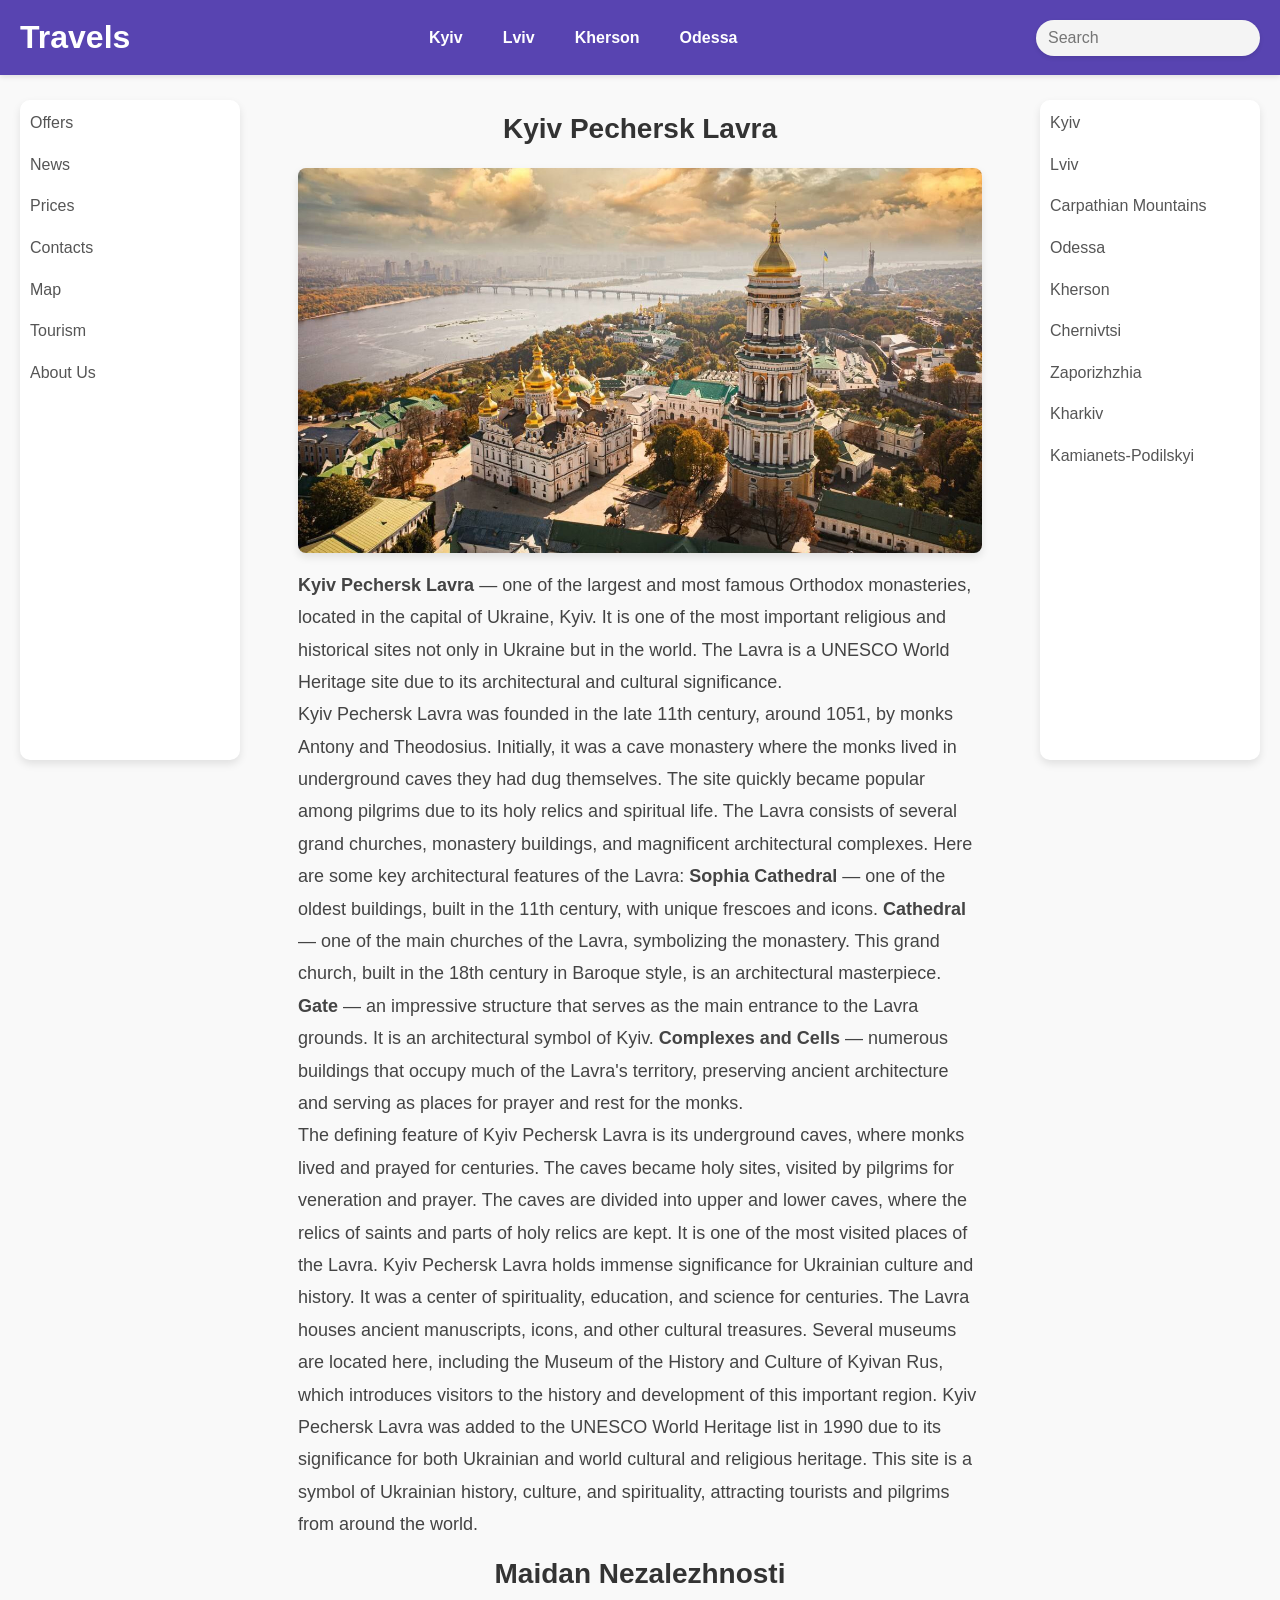
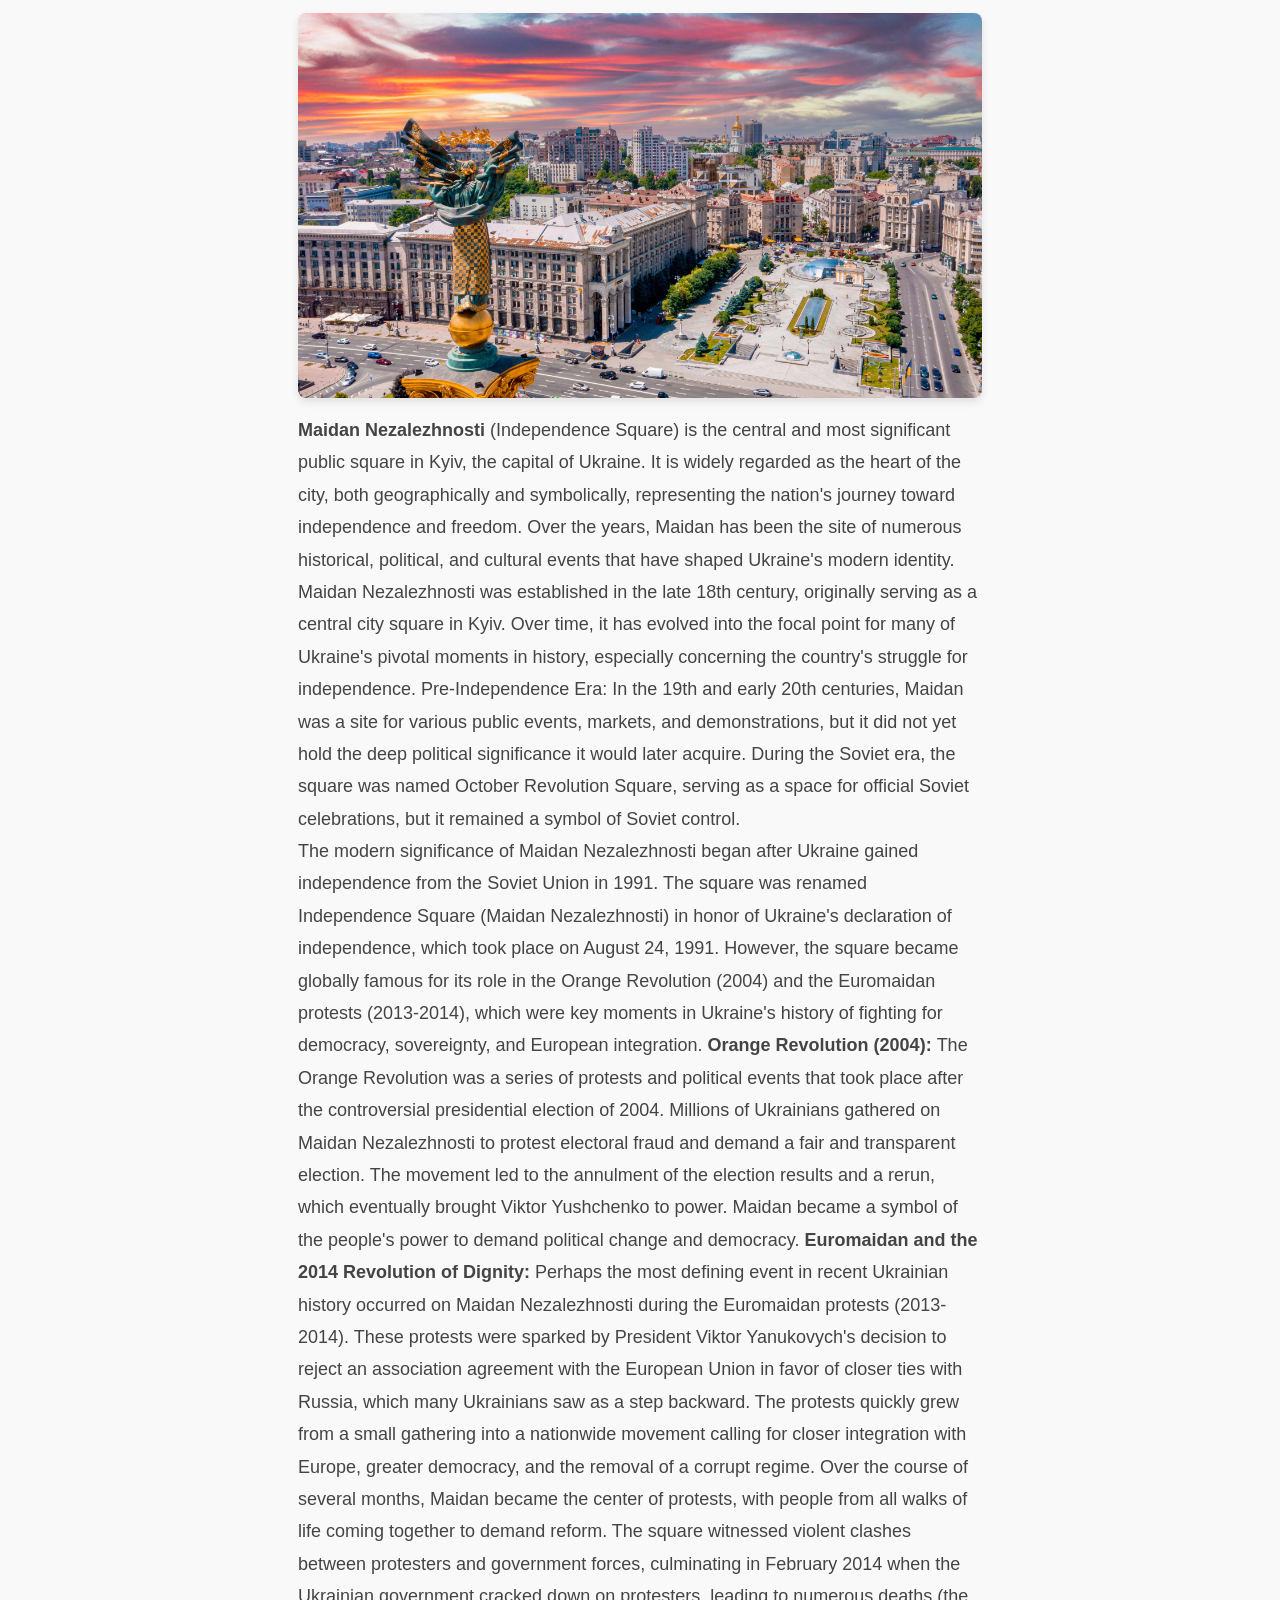
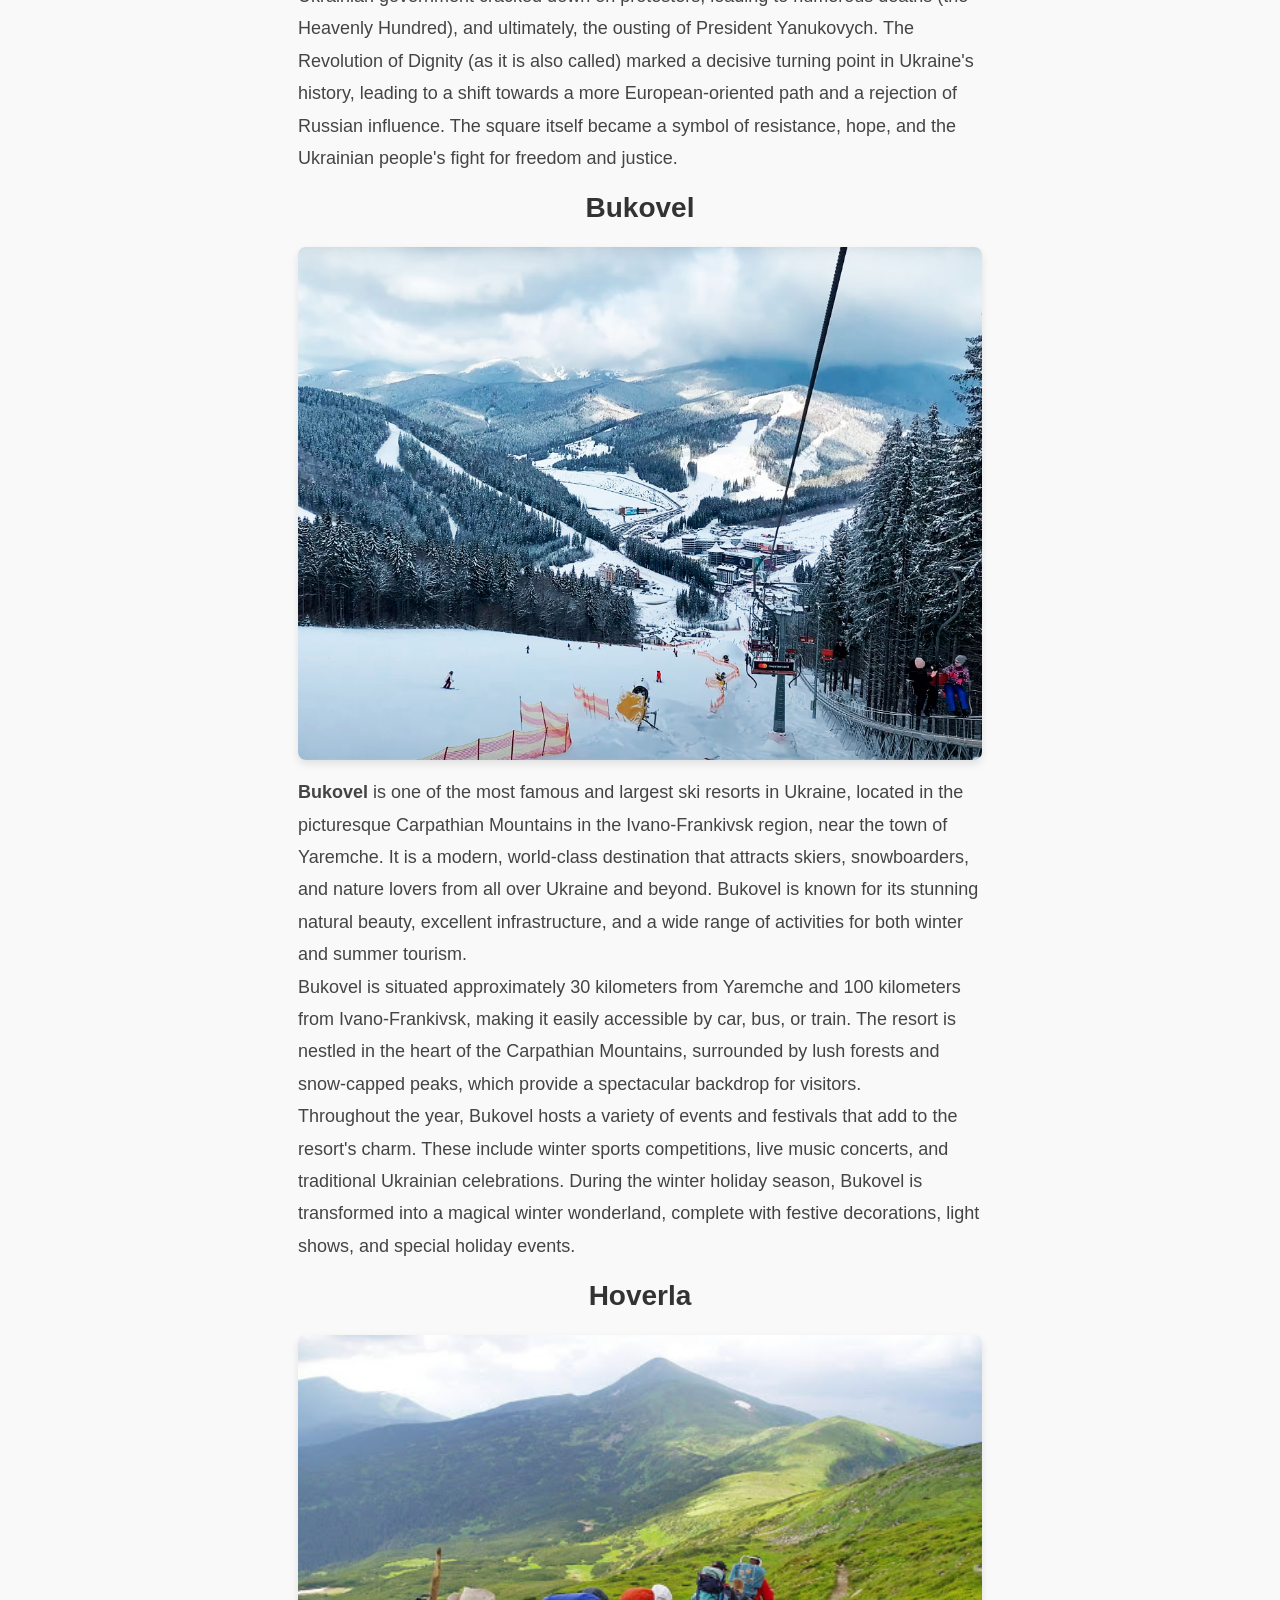
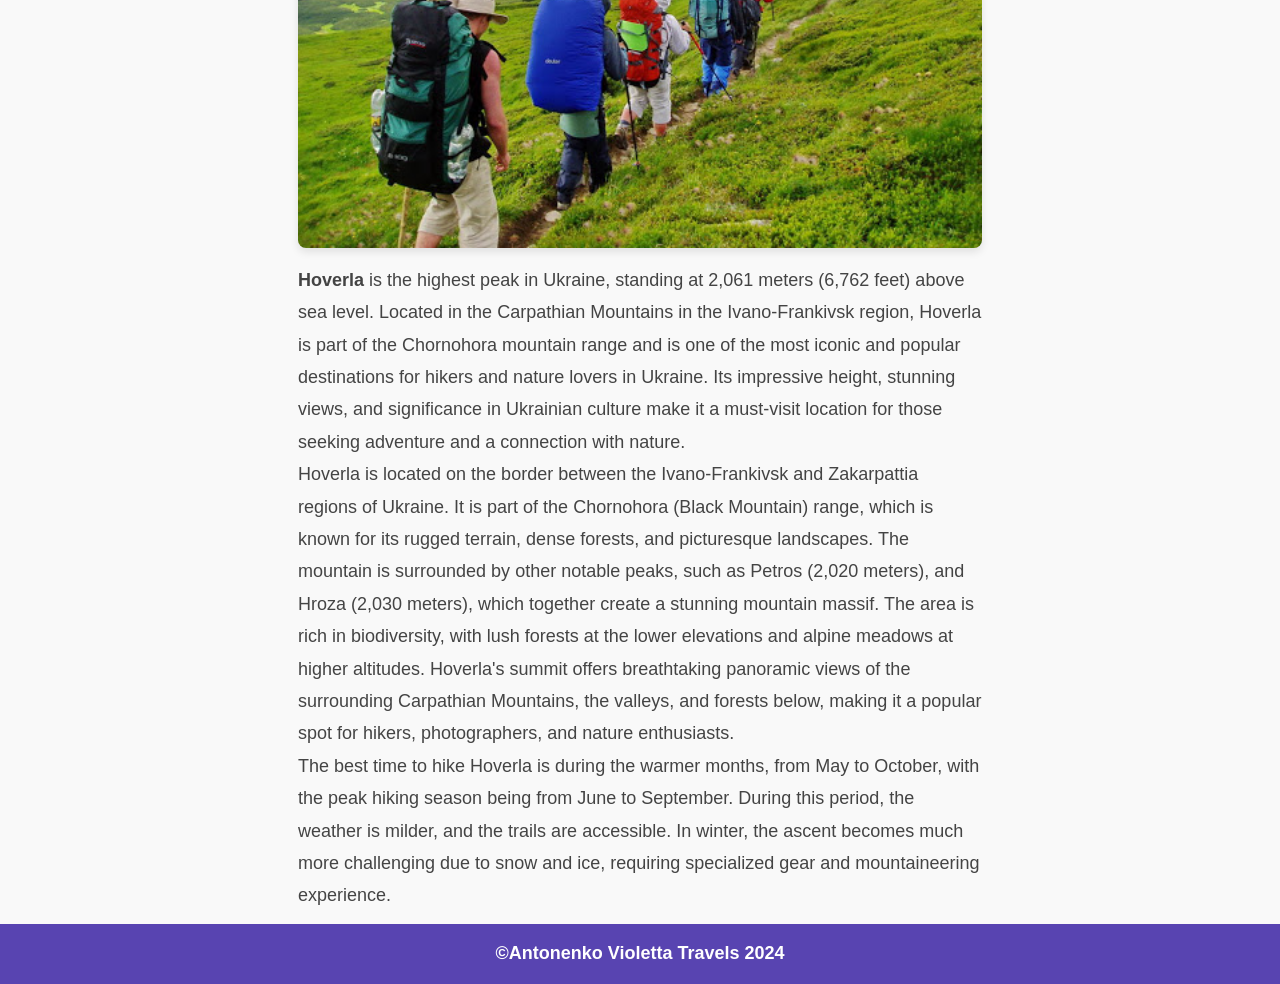
<file: lab1/layout1/index.html>
<!DOCTYPE html>
<html lang="en">
    <head>
        <meta charset="UTF-8" />
        <meta name="viewport" content="width=device-width, initial-scale=1.0" />
        <link rel="stylesheet" href="styles.css" />
        <title>Layout 1</title>
    </head>
    <body>
        <header class="container header">
            <div class="header__top">
                <div class="header__logo">
                    <h1>Travels</h1>
                </div>
                <div class="header__burger-btn" onclick="toggleMenu()">
                    <div></div>
                    <div></div>
                    <div></div>
                </div>
                <nav class="header__nav hidden">
                    <ul class="header__nav-list">
                        <li class="header__nav-item">
                            <a href="#" class="header__nav-link">Kyiv</a>
                        </li>
                        <li class="header__nav-item">
                            <a href="#" class="header__nav-link">Lviv</a>
                        </li>
                        <li class="header__nav-item">
                            <a href="#" class="header__nav-link">Kherson</a>
                        </li>
                        <li class="header__nav-item">
                            <a href="#" class="header__nav-link">Odessa</a>
                        </li>
                    </ul>
                </nav>
                <div class="header__search">
                    <div class="header__search-input">
                        <input type="text" class="input" placeholder="Search" />
                    </div>
                    <div class="header__burger-btn">
                    </div>
                </div>
            </div>
        </header>

        <main class="container main">
            <aside class="sidebar sidebar__left">
                <ul class="sidebar__list">
                    <li class="sidebar__item">
                        <a href="#" class="sidebar__link">Offers</a>
                    </li>
                    <li class="sidebar__item">
                        <a href="#" class="sidebar__link">News</a>
                    </li>
                    <li class="sidebar__item">
                        <a href="#" class="sidebar__link">Prices</a>
                    </li>
                    <li class="sidebar__item">
                        <a href="#" class="sidebar__link">Contacts</a>
                    </li>
                    <li class="sidebar__item">
                        <a href="#" class="sidebar__link">Map</a>
                    </li>
                    <li class="sidebar__item">
                        <a href="#" class="sidebar__link">Tourism</a>
                    </li>
                    <li class="sidebar__item">
                        <a href="#" class="sidebar__link">About Us</a>
                    </li>
                </ul>
            </aside>
            <section class="posts">
                <article class="post__body">
                    <div class="post__title">
                        <h1>Kyiv Pechersk Lavra</h1>
                    </div>
                    <div class="post__image">
                        <img src="./images/lavra.jpg" alt="Foto" />
                    </div>
                    <div class="post__description">
                        <p>
                            <strong>
                                Kyiv Pechersk Lavra
                            </strong> — one of the largest and most famous Orthodox monasteries, 
                            located in the capital of Ukraine, Kyiv. It is one of the most important 
                            religious and historical sites not only in Ukraine but in the world. 
                            The Lavra is a UNESCO World Heritage site due to its architectural 
                            and cultural significance.
                        </p>
                        <p>
                            Kyiv Pechersk Lavra was founded in the late 11th century, around 
                            1051, by monks Antony and Theodosius. Initially, it was a cave 
                            monastery where the monks lived in underground caves they had 
                            dug themselves. The site quickly became popular among pilgrims 
                            due to its holy relics and spiritual life. The Lavra consists 
                            of several grand churches, monastery buildings, and magnificent 
                            architectural complexes. Here are some key architectural features of the Lavra:
                            <strong>
                                Sophia Cathedral
                            </strong> — one of the oldest buildings, built in the 11th century, with unique frescoes and icons.
                            <strong>
                                Cathedral
                            </strong> — one of the main churches of the Lavra, symbolizing the monastery. This grand church, built in the 18th century in Baroque style, is an architectural masterpiece.
                            <strong>
                                Gate
                            </strong> — an impressive structure that serves as the main entrance to the Lavra grounds. It is an architectural symbol of Kyiv.
                            <strong>
                                Complexes and Cells
                            </strong> — numerous buildings that occupy much of the Lavra's territory, preserving ancient architecture and serving as places for prayer and rest for the monks.
                        </p>
                        <p>
                            The defining feature of Kyiv Pechersk Lavra is its underground 
                            caves, where monks lived and prayed for centuries. The caves 
                            became holy sites, visited by pilgrims for veneration and prayer. 
                            The caves are divided into upper and lower caves, where the 
                            relics of saints and parts of holy relics are kept. It is one 
                            of the most visited places of the Lavra. Kyiv Pechersk Lavra 
                            holds immense significance for Ukrainian culture and history. 
                            It was a center of spirituality, education, and science 
                            for centuries. The Lavra houses ancient manuscripts, icons, 
                            and other cultural treasures. Several museums are located 
                            here, including the Museum of the History and Culture of 
                            Kyivan Rus, which introduces visitors to the history and 
                            development of this important region. Kyiv Pechersk 
                            Lavra was added to the UNESCO World Heritage list 
                            in 1990 due to its significance for both Ukrainian 
                            and world cultural and religious heritage. This site 
                            is a symbol of Ukrainian history, culture, and spirituality, 
                            attracting tourists and pilgrims from around the world.
                        </p>
                    </div>
                </article>
                <article class="post__body">
                    <div class="post__title">
                        <h1>Maidan Nezalezhnosti</h1>
                    </div>
                    <div class="post__image">
                        <img src="./images/maidan.jpeg" alt="Foto" />
                    </div>
                    <div class="post__description">
                        <p>
                            <strong>
                                Maidan Nezalezhnosti
                            </strong> (Independence Square) is the central and most 
                            significant public square in Kyiv, the capital of Ukraine. 
                            It is widely regarded as the heart of the city, both 
                            geographically and symbolically, representing the nation's 
                            journey toward independence and freedom. Over the years, 
                            Maidan has been the site of numerous historical, political, 
                            and cultural events that have shaped Ukraine's modern identity.
                            Maidan Nezalezhnosti was established in the late 18th century, 
                            originally serving as a central city square in Kyiv. Over time, 
                            it has evolved into the focal point for many of Ukraine's pivotal 
                            moments in history, especially concerning the country's struggle for 
                            independence. Pre-Independence Era: In the 19th and early 20th centuries, 
                            Maidan was a site for various public events, markets, and 
                            demonstrations, but it did not yet hold the deep political 
                            significance it would later acquire. During the Soviet era, 
                            the square was named October Revolution Square, serving 
                            as a space for official Soviet celebrations, but it remained a 
                            symbol of Soviet control.
                        </p>
                        <p>
                            The modern significance of Maidan Nezalezhnosti began after 
                            Ukraine gained independence from the Soviet Union in 1991. 
                            The square was renamed Independence Square (Maidan Nezalezhnosti) 
                            in honor of Ukraine's declaration of independence, which took place 
                            on August 24, 1991. However, the square became globally famous 
                            for its role in the Orange Revolution (2004) and the Euromaidan 
                            protests (2013-2014), which were key moments in Ukraine's history 
                            of fighting for democracy, sovereignty, and European integration. 
                            <strong>
                                Orange Revolution (2004):
                            </strong> The Orange Revolution was a series of protests and 
                            political events that took place after the controversial 
                            presidential election of 2004. Millions of Ukrainians gathered 
                            on Maidan Nezalezhnosti to protest electoral fraud and demand 
                            a fair and transparent election. The movement led to 
                            the annulment of the election results and a rerun, which 
                            eventually brought Viktor Yushchenko to power. Maidan became 
                            a symbol of the people's power to demand political change and democracy.
                            <strong>
                                Euromaidan and the 2014 Revolution of Dignity:
                            </strong> Perhaps the most defining event in recent Ukrainian 
                            history occurred on Maidan Nezalezhnosti during the Euromaidan 
                            protests (2013-2014). These protests were sparked by President 
                            Viktor Yanukovych's decision to reject an association agreement 
                            with the European Union in favor of closer ties with Russia, 
                            which many Ukrainians saw as a step backward. The protests 
                            quickly grew from a small gathering into a nationwide movement 
                            calling for closer integration with Europe, greater democracy, 
                            and the removal of a corrupt regime. Over the course of several 
                            months, Maidan became the center of protests, with people from 
                            all walks of life coming together to demand reform. The square 
                            witnessed violent clashes between protesters and government forces, 
                            culminating in February 2014 when the Ukrainian government 
                            cracked down on protesters, leading to numerous deaths 
                            (the Heavenly Hundred), and ultimately, the ousting of President Yanukovych. 
                            The Revolution of Dignity (as it is also called) 
                            marked a decisive turning point in Ukraine's history, 
                            leading to a shift towards a more European-oriented 
                            path and a rejection of Russian influence. The square 
                            itself became a symbol of resistance, hope, and the Ukrainian 
                            people's fight for freedom and justice.
                        </p>
                    </div>
                </article>
                <article class="post__body">
                    <div class="post__title">
                        <h1>Bukovel</h1>
                    </div>
                    <div class="post__image">
                        <img src="./images/bukovel.jpg" alt="Foto" />
                    </div>
                    <div class="post__description">
                        <p>
                            <strong>
                                Bukovel
                            </strong> is one of the most famous and largest ski resorts 
                            in Ukraine, located in the picturesque Carpathian Mountains in the 
                            Ivano-Frankivsk region, near the town of Yaremche. It is a modern, 
                            world-class destination that attracts skiers, snowboarders, and 
                            nature lovers from all over Ukraine and beyond. Bukovel is known 
                            for its stunning natural beauty, excellent infrastructure, and a 
                            wide range of activities for both winter and summer tourism.
                        </p>
                        <p>
                            Bukovel is situated approximately 30 kilometers from Yaremche 
                            and 100 kilometers from Ivano-Frankivsk, making it easily accessible 
                            by car, bus, or train. The resort is nestled in the heart of the 
                            Carpathian Mountains, surrounded by lush forests and snow-capped 
                            peaks, which provide a spectacular backdrop for visitors.
                        </p>
                        <p>
                            Throughout the year, Bukovel hosts a variety of events 
                            and festivals that add to the resort's charm. These include 
                            winter sports competitions, live music concerts, and 
                            traditional Ukrainian celebrations. During the winter 
                            holiday season, Bukovel is transformed into a magical 
                            winter wonderland, complete with festive decorations, 
                            light shows, and special holiday events.
                        </p>
                    </div>
                </article>
                <article class="post__body">
                    <div class="post__title">
                        <h1>Hoverla </h1>
                    </div>
                    <div class="post__image">
                        <img src="./images/hoverla.jpg" alt="Foto" />
                    </div>
                    <div class="post__description">
                        <p>
                            <strong>
                                Hoverla
                            </strong> is the highest peak in Ukraine, standing 
                            at 2,061 meters (6,762 feet) above sea level. Located in 
                            the Carpathian Mountains in the Ivano-Frankivsk region, 
                            Hoverla is part of the Chornohora mountain range and is 
                            one of the most iconic and popular destinations for 
                            hikers and nature lovers in Ukraine. Its impressive 
                            height, stunning views, and significance in Ukrainian 
                            culture make it a must-visit location for those seeking 
                            adventure and a connection with nature.
                        </p>
                        <p>
                            Hoverla is located on the border between the Ivano-Frankivsk 
                            and Zakarpattia regions of Ukraine. It is part of the 
                            Chornohora (Black Mountain) range, which is known for its 
                            rugged terrain, dense forests, and picturesque landscapes. 
                            The mountain is surrounded by other notable peaks, such as 
                            Petros (2,020 meters), and Hroza (2,030 meters), which together 
                            create a stunning mountain massif. The area is rich in 
                            biodiversity, with lush forests at the lower elevations 
                            and alpine meadows at higher altitudes. Hoverla's summit 
                            offers breathtaking panoramic views of the surrounding Carpathian 
                            Mountains, the valleys, and forests below, making it a popular 
                            spot for hikers, photographers, and nature enthusiasts.
                        </p>
                        <p>
                            The best time to hike Hoverla is during the 
                            warmer months, from May to October, with the 
                            peak hiking season being from June to September. 
                            During this period, the weather is milder, and 
                            the trails are accessible. In winter, the ascent 
                            becomes much more challenging due to snow and ice, 
                            requiring specialized gear and mountaineering experience.
                        </p>
                    </div>
                </article>
            </section>
            <aside class="sidebar sidebar__right">
                <ul class="sidebar__list">
                    <li class="sidebar__item">
                        <a href="#" class="sidebar__link">Kyiv</a>
                    </li>
                    <li class="sidebar__item">
                        <a href="#" class="sidebar__link">Lviv</a>
                    </li>
                    <li class="sidebar__item">
                        <a href="#" class="sidebar__link">Carpathian Mountains</a>
                    </li>
                    <li class="sidebar__item">
                        <a href="#" class="sidebar__link">Odessa</a>
                    </li>
                    <li class="sidebar__item">
                        <a href="#" class="sidebar__link">Kherson</a>
                    </li>
                    <li class="sidebar__item">
                        <a href="#" class="sidebar__link">Chernivtsi</a>
                    </li>
                    <li class="sidebar__item">
                        <a href="#" class="sidebar__link">Zaporizhzhia</a>
                    </li>
                    <li class="sidebar__item">
                        <a href="#" class="sidebar__link">Kharkiv</a>
                    </li>
                    <li class="sidebar__item">
                        <a href="#" class="sidebar__link">Kamianets-Podilskyi</a>
                    </li>
                </ul>
            </aside>
        </main>
        <footer class="container footer">
            <p>©Antonenko Violetta Travels 2024</p>
        </footer>
    </body>
</html>
</file>
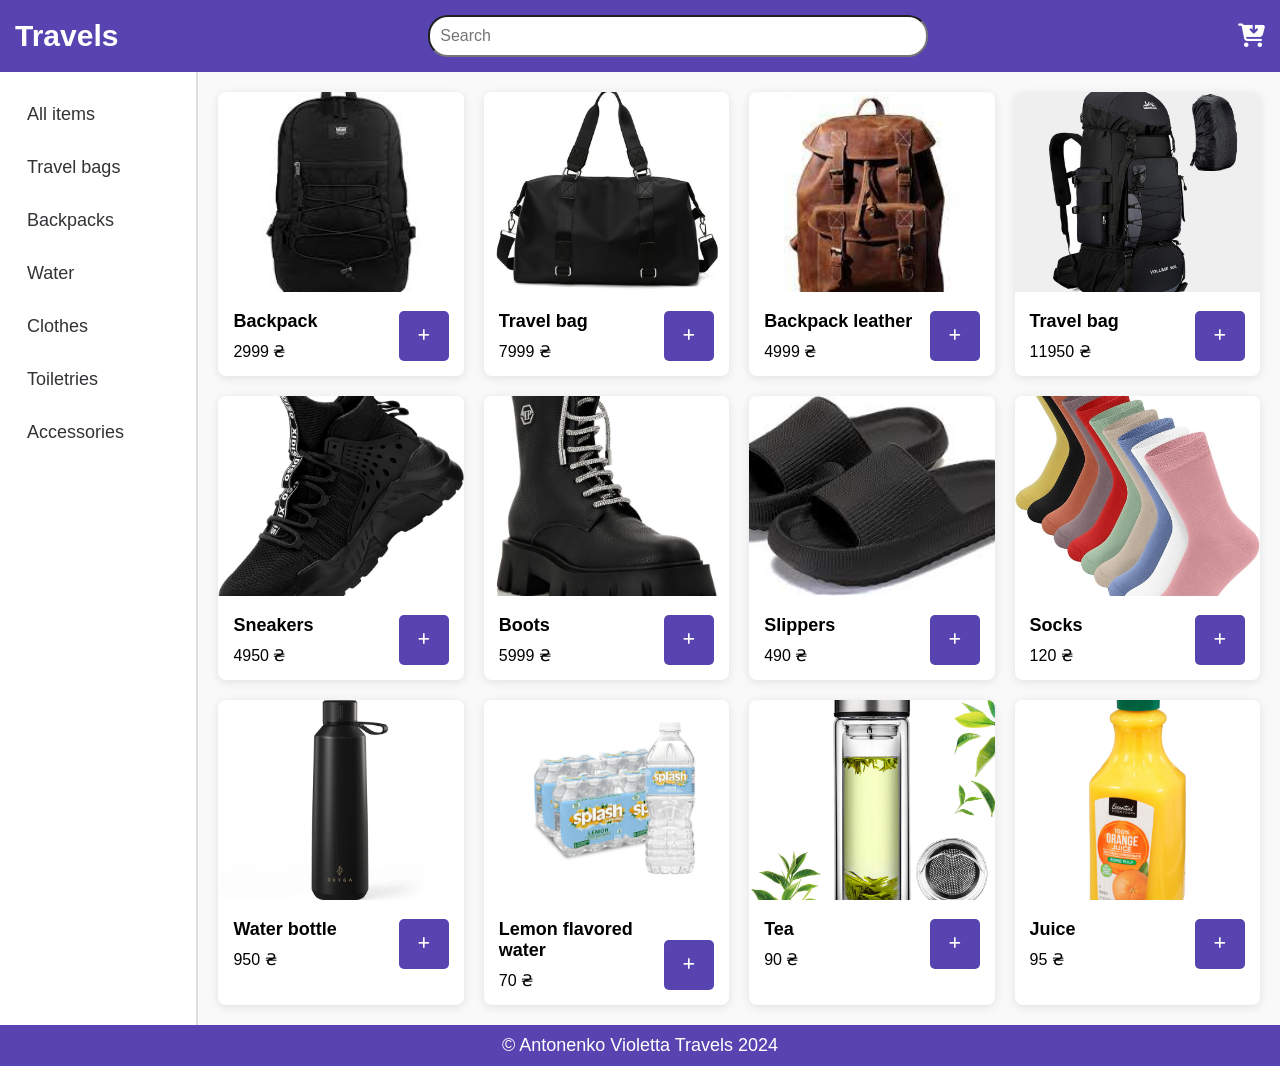
<file: lab1/layout2/index.html>
<!DOCTYPE html>
<html lang="en">
<head>
    <meta charset="UTF-8" />
    <meta name="viewport" content="width=device-width, initial-scale=1.0" />
    <title>Layout 2</title>
    <link rel="stylesheet" href="https://cdnjs.cloudflare.com/ajax/libs/font-awesome/6.5.0/css/all.min.css" />
    <link rel="stylesheet" href="./styles.css" />
</head>
<body>
    <header>
        <div class="header-logo">
            <h1>Travels</h1>
        </div>
        <div class="search">
            <input type="text" placeholder="Search" />
        </div>
        <button class="cart-button">
            <i class="fa-solid fa-cart-arrow-down"></i>
        </button>
    </header>

    <div class="page-layout">
        <aside>
            <table class="menu-table">
                <tr><td><a href="#">All items</a></td></tr>
                <tr><td><a href="#">Travel bags</a></td></tr>
                <tr><td><a href="#">Backpacks</a></td></tr>
                <tr><td><a href="#">Water</a></td></tr>
                <tr><td><a href="#">Clothes</a></td></tr>
                <tr><td><a href="#">Toiletries</a></td></tr>
                <tr><td><a href="#">Accessories</a></td></tr>
            </table>
        </aside>

        <section class="product-list">
            <div class="product-item">
                <img src="./images/Backpack.jpg" alt="Backpack" />
                <div class="product-description">
                    <div class="product-header">
                        <p class="product-name">Backpack</p>
                        <button class="buy-button"><i class="fa-solid fa-plus"></i></button>
                    </div>
                    <p class="product-price">2999 ₴</p>
                </div>
            </div>
            <div class="product-item">
                <img src="./images/TravelBag.webp" alt="Travel bag" />
                <div class="product-description">
                    <div class="product-header">
                        <p class="product-name">Travel bag</p>
                        <button class="buy-button"><i class="fa-solid fa-plus"></i></button>
                    </div>
                    <p class="product-price">7999 ₴</p>
                </div>
            </div>
            <div class="product-item">
                <img src="./images/BackpackLeather.jpg" alt="Backpack leather" />
                <div class="product-description">
                    <div class="product-header">
                        <p class="product-name">Backpack leather</p>
                        <button class="buy-button"><i class="fa-solid fa-plus"></i></button>
                    </div>
                    <p class="product-price">4999 ₴</p>
                </div>
            </div>
            <div class="product-item">
                <img src="./images/TravelBag2.jpg" alt="Travel bag" />
                <div class="product-description">
                    <div class="product-header">
                        <p class="product-name">Travel bag</p>
                        <button class="buy-button"><i class="fa-solid fa-plus"></i></button>
                    </div>
                    <p class="product-price">11950 ₴</p>
                </div>
            </div>
            <div class="product-item">
                <img src="./images/Sneakers.jpg" alt="Sneakers" />
                <div class="product-description">
                    <div class="product-header">
                        <p class="product-name">Sneakers</p>
                        <button class="buy-button"><i class="fa-solid fa-plus"></i></button>
                    </div>
                    <p class="product-price">4950 ₴</p>
                </div>
            </div>
            <div class="product-item">
                <img src="./images/Boots.jpg" alt="Boots" />
                <div class="product-description">
                    <div class="product-header">
                        <p class="product-name">Boots</p>
                        <button class="buy-button"><i class="fa-solid fa-plus"></i></button>
                    </div>
                    <p class="product-price">5999 ₴</p>
                </div>
            </div>
            <div class="product-item">
                <img src="./images/Slippers.jpg" alt="slaps" />
                <div class="product-description">
                    <div class="product-header">
                        <p class="product-name">Slippers</p>
                        <button class="buy-button"><i class="fa-solid fa-plus"></i></button>
                    </div>
                    <p class="product-price">490 ₴</p>
                </div>
            </div>
            <div class="product-item">
                <img src="./images/Socks.jpg" alt="socks" />
                <div class="product-description">
                    <div class="product-header">
                        <p class="product-name">Socks</p>
                        <button class="buy-button"><i class="fa-solid fa-plus"></i></button>
                    </div>
                    <p class="product-price">120 ₴</p>
                </div>
            </div>
            <div class="product-item">
                <img src="./images/bottle.webp" alt="Water" />
                <div class="product-description">
                    <div class="product-header">
                        <p class="product-name">Water bottle</p>
                        <button class="buy-button"><i class="fa-solid fa-plus"></i></button>
                    </div>
                    <p class="product-price">950 ₴</p>
                </div>
            </div>
            <div class="product-item">
                <img src="./images/Lemon.webp" alt="lemon flavored water" />
                <div class="product-description">
                    <div class="product-header">
                        <p class="product-name">Lemon flavored water</p>
                        <button class="buy-button"><i class="fa-solid fa-plus"></i></button>
                    </div>
                    <p class="product-price">70 ₴</p>
                </div>
            </div>
            <div class="product-item">
                <img src="./images/Tea.jpg" alt="Tea" />
                <div class="product-description">
                    <div class="product-header">
                        <p class="product-name">Tea</p>
                        <button class="buy-button"><i class="fa-solid fa-plus"></i></button>
                    </div>
                    <p class="product-price">90 ₴</p>
                </div>
            </div>
            <div class="product-item">
                <img src="./images/Juice.jpeg" alt="juice" />
                <div class="product-description">
                    <div class="product-header">
                        <p class="product-name">Juice</p>
                        <button class="buy-button"><i class="fa-solid fa-plus"></i></button>
                    </div>
                    <p class="product-price">95 ₴</p>
                </div>
            </div>
        </section>
    </div>

    <footer>
        <p>&copy; Antonenko Violetta Travels 2024</p>
    </footer>
</body>
</html>
</file>
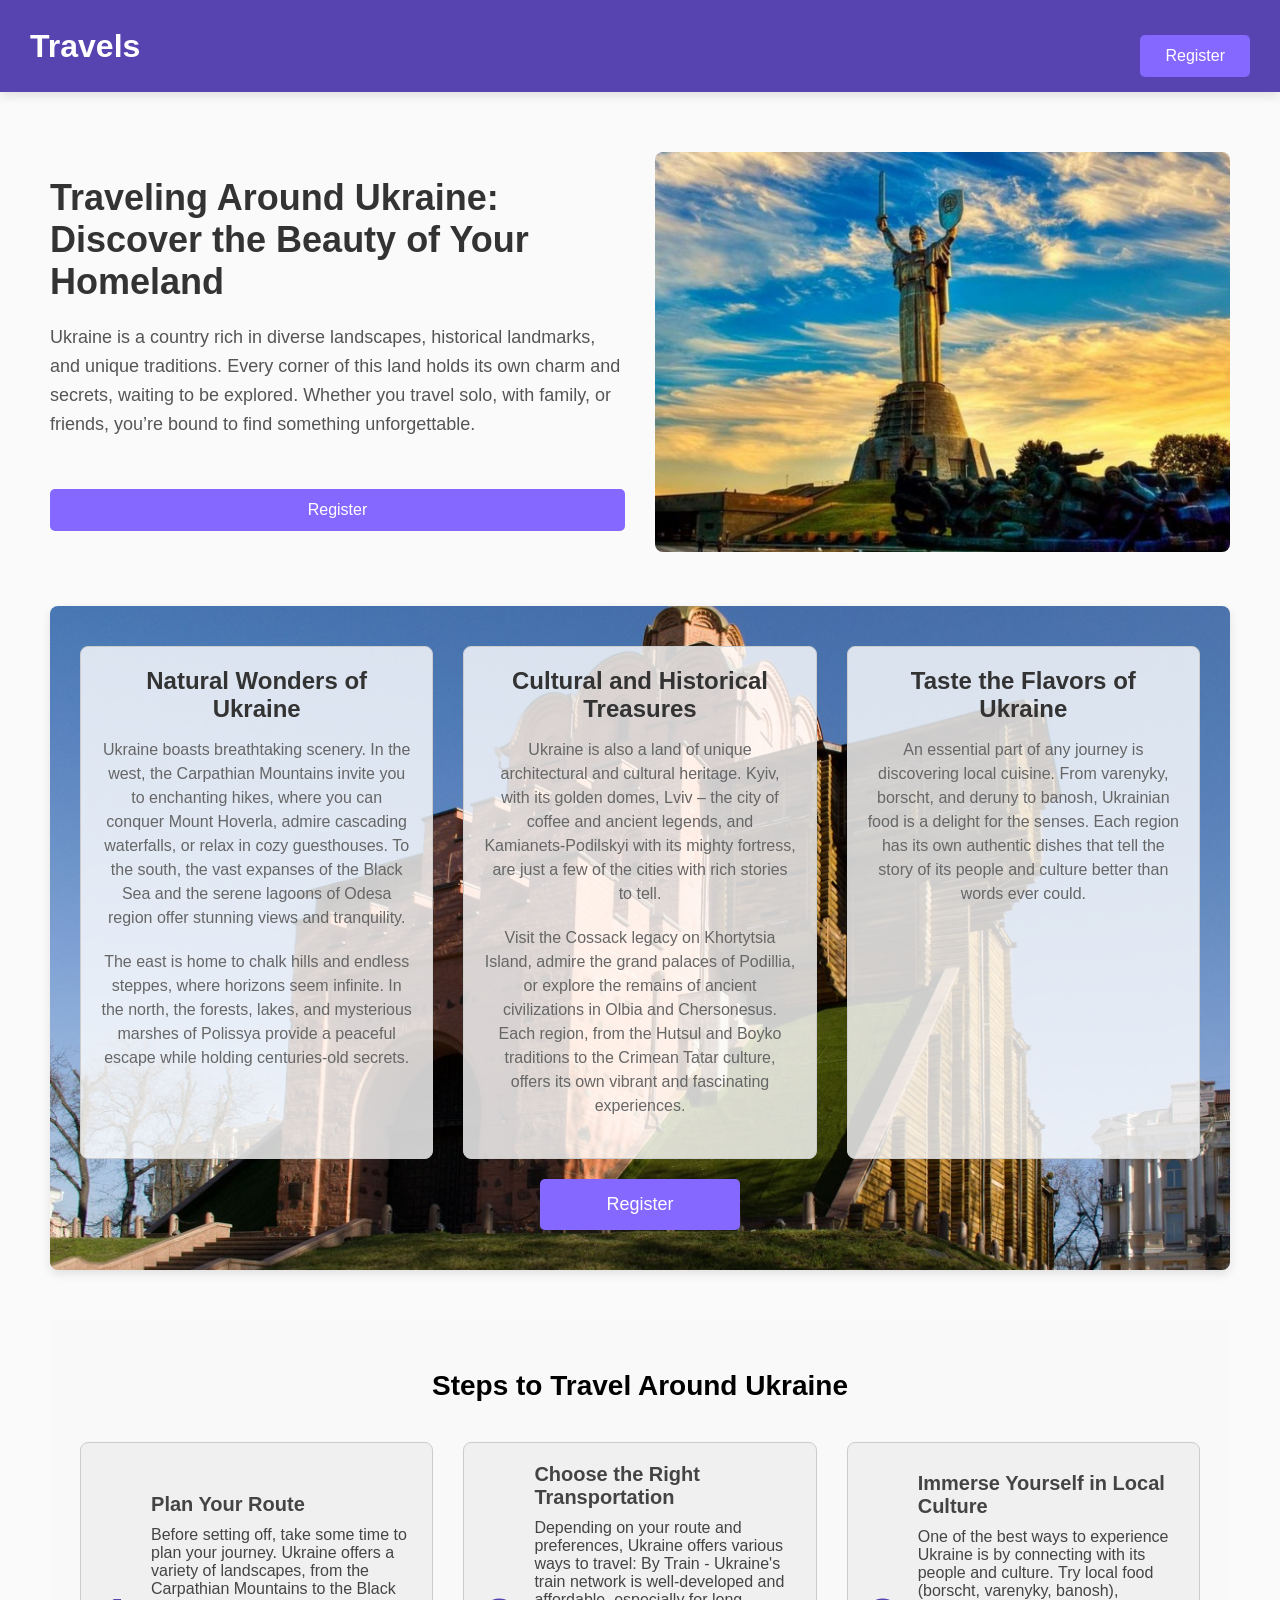
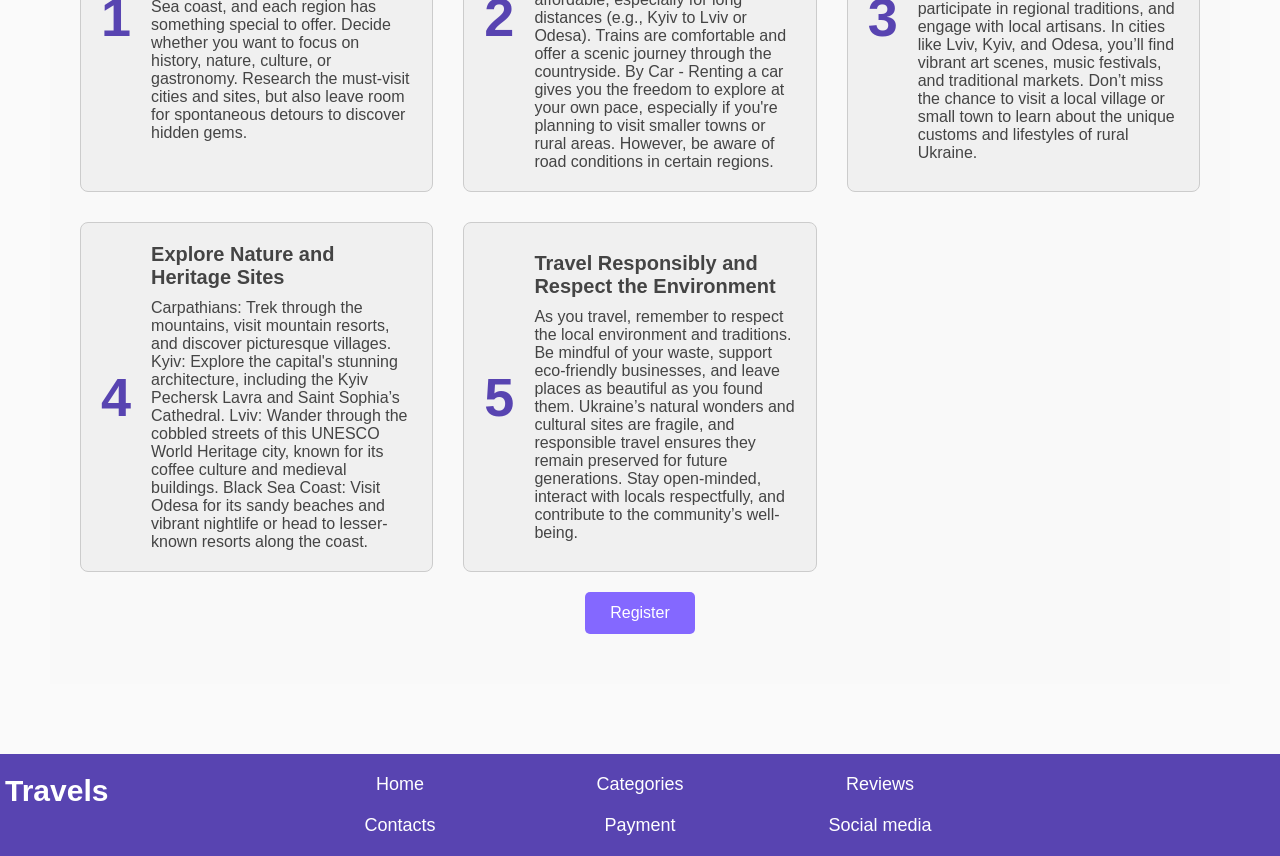
<file: lab1/layout3/index.html>
<!DOCTYPE html>
<html lang="en">
  <head>
    <meta charset="UTF-8" />
    <meta name="viewport" content="width=device-width, initial-scale=1.0" />
    <link rel="stylesheet" href="./styles.css" />
    <link rel="stylesheet" href="https://cdnjs.cloudflare.com/ajax/libs/font-awesome/6.5.0/css/all.min.css" />
    <title>Layout 3</title>
  </head>
  <body>
    <header>
      <div class="logo-container">
        <h1>Travels</h1>
      </div>
      <button class="register">Register</button>
    </header>    
    <main class="main">
      <section class="news">
        <div class="info-content">
          <h1 class="product-title">Traveling Around Ukraine: Discover the Beauty of Your Homeland</h1>
          <p class="product-description">
            Ukraine is a country rich in diverse landscapes, 
            historical landmarks, and unique traditions. Every 
            corner of this land holds its own charm and secrets, 
            waiting to be explored. Whether you travel solo, with 
            family, or friends, you’re bound to find something unforgettable.
          </p>
          <button class="register">Register</button>
        </div>
        <div class="product-image">
          <img src="./images/kyiv.jpeg" alt="image" />
        </div>
      </section>
      <section class="features container">
        <ul class="benefits-list">
          <li class="feature-card">
            <h2 class="feature-title">Natural Wonders of Ukraine</h2>
            <p class="features-description">
                Ukraine boasts breathtaking scenery. In the west, 
                the Carpathian Mountains invite you to enchanting 
                hikes, where you can conquer Mount Hoverla, admire 
                cascading waterfalls, or relax in cozy guesthouses. 
                To the south, the vast expanses of the Black Sea 
                and the serene lagoons of Odesa region offer 
                stunning views and tranquility. 
            </p>
            <p class="features-description">
                The east is home to chalk hills and 
                endless steppes, where horizons seem 
                infinite. In the north, the 
                forests, lakes, and mysterious marshes of 
                Polissya provide a peaceful escape while 
                holding centuries-old secrets.
            </p>
          </li>
          <li class="feature-card">
            <h2 class="feature-title">Cultural and Historical Treasures</h2>
            <p class="features-description">
                Ukraine is also a land of unique architectural 
                and cultural heritage. Kyiv, with its golden 
                domes, Lviv – the city of coffee and ancient 
                legends, and Kamianets-Podilskyi with its 
                mighty fortress, are just a few of the cities 
                with rich stories to tell.
            </p>
            <p class="features-description">
                Visit the Cossack legacy on Khortytsia Island, 
                admire the grand palaces of Podillia, or 
                explore the remains of ancient civilizations 
                in Olbia and Chersonesus. Each region, from 
                the Hutsul and Boyko traditions to the 
                Crimean Tatar culture, offers its own 
                vibrant and fascinating experiences.
            </p>
          </li>
          <li class="feature-card">
            <h2 class="feature-title">Taste the Flavors of Ukraine</h2>
            <p class="features-description">
                An essential part of any journey is discovering 
                local cuisine. From varenyky, borscht, and 
                deruny to banosh, Ukrainian food is a delight 
                for the senses. Each region has its own 
                authentic dishes that tell the story of 
                its people and culture better than words ever could.
            </p>
          </li>
        </ul>
        <button class="register">Register</button>
      </section>
      <section class="guide container">
        <h1 class="guide-slogan">Steps to Travel Around Ukraine</h1>
        <ul class="guide-list">
          <li class="guide-item">
            <div class="guide-number">
              <h1>1</h1>
            </div>
            <div class="guide-content">
              <h2 class="guide-title">Plan Your Route</h2>
              <p>
                Before setting off, take some time to plan 
                your journey. Ukraine offers a variety of 
                landscapes, from the Carpathian Mountains 
                to the Black Sea coast, and each region 
                has something special to offer. Decide whether 
                you want to focus on history, nature, 
                culture, or gastronomy. Research the must-visit 
                cities and sites, but also leave room for 
                spontaneous detours to discover hidden gems.
              </p>
            </div>
          </li>
          <li class="guide-item">
            <div class="guide-number">
              <h1>2</h1>
            </div>
            <div class="guide-content">
              <h2 class="guide-title">Choose the Right Transportation</h2>
              <p>
                Depending on your route and preferences, 
                Ukraine offers various ways to travel: By Train - 
                Ukraine's train network is well-developed and affordable, 
                especially for long distances (e.g., Kyiv to Lviv or Odesa). 
                Trains are comfortable and offer a scenic journey 
                through the countryside. By Car - Renting a 
                car gives you the freedom to explore at your 
                own pace, especially if you're planning to 
                visit smaller towns or rural areas. However, 
                be aware of road conditions in certain regions.
              </p>
            </div>
          </li>
          <li class="guide-item">
            <div class="guide-number">
              <h1>3</h1>
            </div>
            <div class="guide-content">
              <h2 class="guide-title">Immerse Yourself in Local Culture</h2>
              <p>
                One of the best ways to experience Ukraine is 
                by connecting with its people and culture. 
                Try local food (borscht, varenyky, banosh), 
                participate in regional traditions, and 
                engage with local artisans. In cities like 
                Lviv, Kyiv, and Odesa, you’ll find vibrant 
                art scenes, music festivals, and traditional 
                markets. Don’t miss the chance to visit a 
                local village or small town to learn about 
                the unique customs and lifestyles of rural Ukraine.
              </p>
            </div>
          </li>
          <li class="guide-item">
            <div class="guide-number">
              <h1>4</h1>
            </div>
            <div class="guide-content">
              <h2 class="guide-title">Explore Nature and Heritage Sites</h2>
              <p>
                Carpathians: Trek through the mountains, visit 
                mountain resorts, and discover picturesque villages.
                Kyiv: Explore the capital's stunning 
                architecture, including the Kyiv 
                Pechersk Lavra and Saint Sophia’s Cathedral.
                Lviv: Wander through the cobbled streets 
                of this UNESCO World Heritage city, 
                known for its coffee culture and medieval buildings.
                Black Sea Coast: Visit Odesa for its 
                sandy beaches and vibrant nightlife 
                or head to lesser-known resorts along the coast.
              </p>
            </div>
          </li>
          <li class="guide-item">
            <div class="guide-number">
              <h1>5</h1>
            </div>
            <div class="guide-content">
              <h2 class="guide-title">Travel Responsibly and Respect the Environment</h2>
              <p>
                As you travel, remember to respect the local 
                environment and traditions. Be mindful of your 
                waste, support eco-friendly businesses, and 
                leave places as beautiful as you found them. 
                Ukraine’s natural wonders and cultural sites 
                are fragile, and responsible travel ensures 
                they remain preserved for future generations. 
                Stay open-minded, interact with locals 
                respectfully, and contribute to the community’s well-being.
              </p>
            </div>
          </li>
        </ul>
        <button class="register">Register</button>
      </section>
    </main>
    <footer class="footer">
      <a href="#" class="header-logo">
        <div class="logo-container">
          <h1>Travels</h1>
        </div>
      </a>
      <ul class="footer-list">
        <li class="footer-item">
          <a href="#" class="footer-link">Home</a>
        </li>
        <li class="footer-item">
          <a href="#" class="footer-link">Categories</a>
        </li>
        <li class="footer-item">
          <a href="#" class="footer-link">Reviews</a>
        </li>
        <li class="footer-item">
          <a href="#" class="footer-link">Contacts</a>
        </li>
        <li class="footer-item">
          <a href="#" class="footer-link">Payment</a>
        </li>
        <li class="footer-item">
          <a href="#" class="footer-link">Social media</a>
        </li>
      </ul>
    </footer>    
  </body>
</html>
</file>
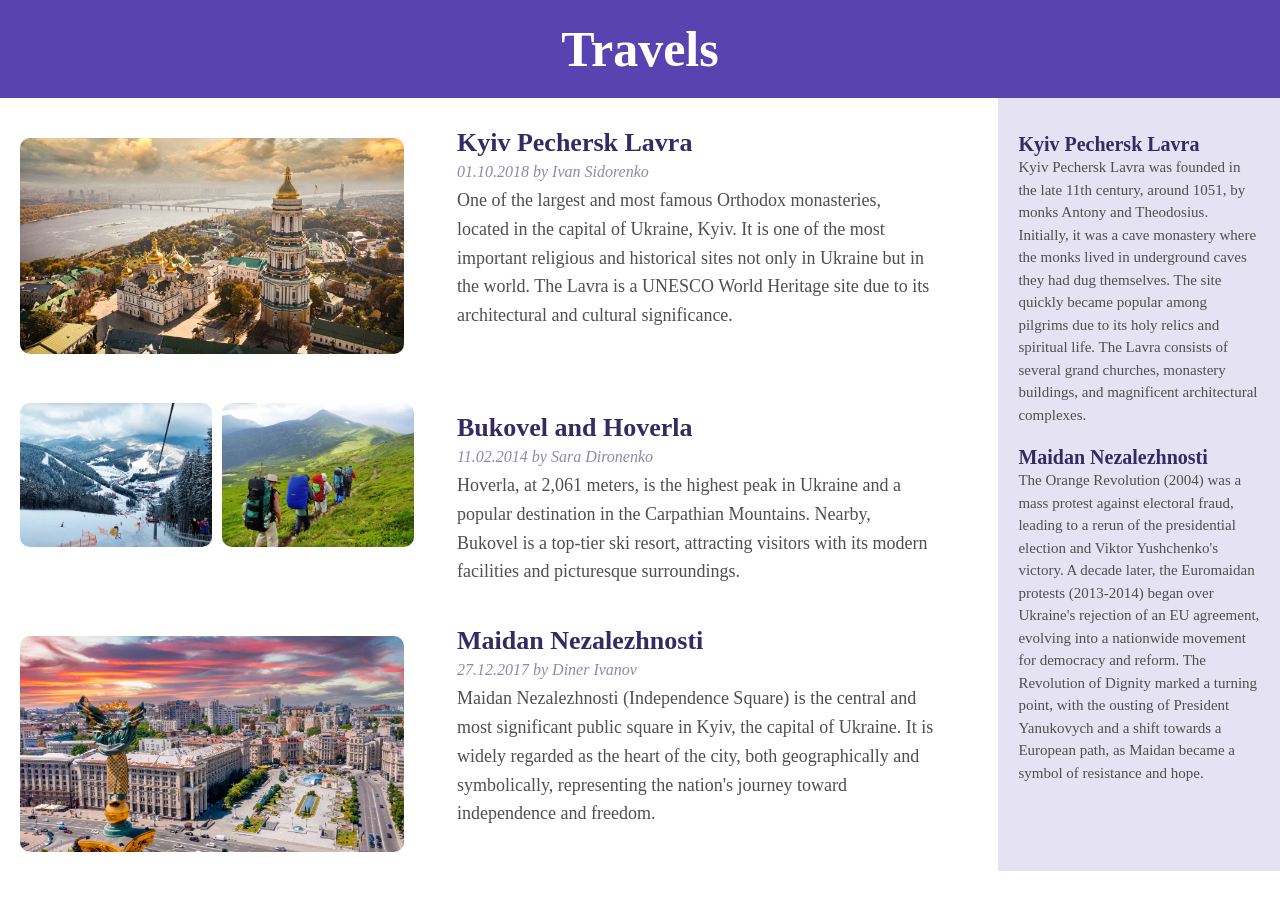
<file: lab1/layout4/index.html>
<!DOCTYPE html>
<html lang="en">
  <head>
    <meta charset="UTF-8" />
    <meta name="viewport" content="width=device-width, initial-scale=1.0" />
    <title>Layout 4</title>
    <link rel="stylesheet" href="https://cdnjs.cloudflare.com/ajax/libs/font-awesome/6.5.0/css/all.min.css" />
    <link rel="stylesheet" href="./styles.css" />
  </head>
  <body>
    <header class="header">
      <a>
        <div class="site-logo">
          <h1>Travels</h1> 
        </div>
      </a>
    </header>   
    <main class="container main">
      <section class="ins">
        <ul class="ins-sidebar">
          <li>
            <div class="product-image">
              <img src="./images/lavra.jpg" alt="lavra" />
            </div>
            <div class="product-content">
              <h2 class="product-title">Kyiv Pechersk Lavra</h2>
              <p class="product-author"><i>01.10.2018 by Ivan Sidorenko</i></p>
              <p class="product-description">
                One of the largest and most famous Orthodox monasteries, 
                located in the capital of Ukraine, Kyiv. It is one of the most important 
                religious and historical sites not only in Ukraine but in the world. 
                The Lavra is a UNESCO World Heritage site due to its architectural 
                and cultural significance.
              </p>
            </div>
          </li>
          <li>
            <div class="product-image--more">
              <img src="./images/bukovel.jpg" alt="bukovel" />
              <img src="./images/hoverla.jpg" alt="hoverla" />
            </div>
            <div class="product-content">
              <h2 class="product-title">Bukovel and Hoverla</h2>
              <p class="product-author"><i>11.02.2014 by Sara Dironenko</i></p>
              <p class="product-description">
                Hoverla, at 2,061 meters, is the highest 
                peak in Ukraine and a popular destination 
                in the Carpathian Mountains. Nearby, Bukovel 
                is a top-tier ski resort, attracting visitors 
                with its modern facilities and picturesque surroundings.
              </p>
            </div>
          </li>
          <li>
            <div class="product-image">
              <img src="./images/maidan.jpeg" alt="maidan" />
            </div>
            <div class="product-content">
              <h2 class="product-title">Maidan Nezalezhnosti</h2>
              <p class="product-author"><i>27.12.2017 by Diner Ivanov</i></p>
              <p class="product-description">
                Maidan Nezalezhnosti (Independence Square) is the central and most 
                significant public square in Kyiv, the capital of Ukraine. 
                It is widely regarded as the heart of the city, both 
                geographically and symbolically, representing the nation's 
                journey toward independence and freedom. 
              </p>
            </div>
          </li>
        </ul>
      </section>
      <aside class="sidebar">
        <ul class="left-sidebar">
          <li>
            <a>
              <div>
                <h3 class="left-title">Kyiv Pechersk Lavra</h3>
                <p class="left-description">
                    Kyiv Pechersk Lavra was founded in the late 11th century, around 
                    1051, by monks Antony and Theodosius. Initially, it was a cave 
                    monastery where the monks lived in underground caves they had 
                    dug themselves. The site quickly became popular among pilgrims 
                    due to its holy relics and spiritual life. The Lavra consists 
                    of several grand churches, monastery buildings, and magnificent 
                    architectural complexes.
                </p>
              </div>
            </a>
          </li>
          <li>
            <a>
              <div>
                <h3 class="left-title">Maidan Nezalezhnosti</h3>
                <p class="left-description">
                    The Orange Revolution (2004) was a mass 
                    protest against electoral fraud, leading to 
                    a rerun of the presidential election and Viktor 
                    Yushchenko's victory. A decade later, the 
                    Euromaidan protests (2013-2014) began over 
                    Ukraine's rejection of an EU agreement, evolving 
                    into a nationwide movement for democracy and 
                    reform. The Revolution of Dignity marked a turning 
                    point, with the ousting of President Yanukovych 
                    and a shift towards a European path, as Maidan 
                    became a symbol of resistance and hope.
                </p>
              </div>
            </a>
          </li>
        </ul>
      </aside>
    </main>
  </body>
</html>
</file>
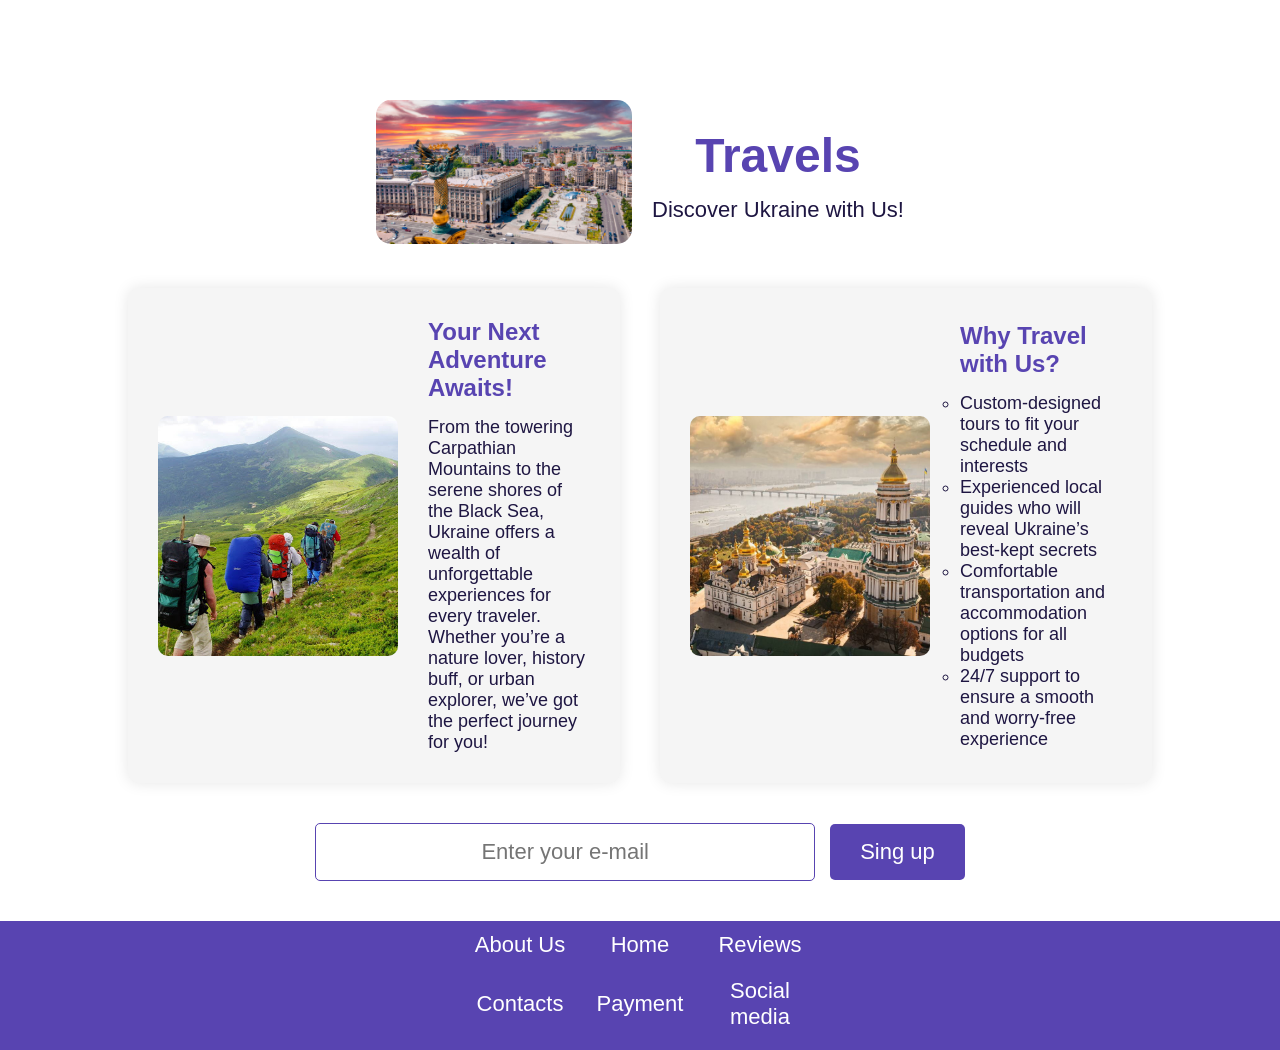
<file: lab1/layout5/index.html>
<!DOCTYPE html>
<html lang="en">
  <head>
    <meta charset="UTF-8" />
    <meta name="viewport" content="width=device-width, initial-scale=1.0" />
    <link rel="stylesheet" href="./styles.css" />
    <link rel="stylesheet" href="https://cdnjs.cloudflare.com/ajax/libs/font-awesome/6.5.0/css/all.min.css" />
    <title>Layout 5</title>
  </head>
  <body>
    <header class="header">
      <div class="header-image">
        <img src="./images/maidan.jpeg" alt="maidan" />
      </div>
      <div>
        <div class="main-logo">
          <div class="logo-container">
            <h1>Travels</h1> 
          </div>
        </div>
        <p class="brand-motto">Discover Ukraine with Us!</p>
      </div>
    </header>
    <main class="main container">
      <section class="leather">
        <ul class="featured-items">
          <li class="promotion-item">
            <div class="product-image">
              <img src="./images/hoverla.jpg" alt="hoverla" />
            </div>
            <div class="item-description">
              <h2 class="item-title">Your Next Adventure Awaits!</h2>
              <p class="item-info">
                From the towering Carpathian Mountains 
                to the serene shores of the Black Sea, 
                Ukraine offers a wealth of unforgettable 
                experiences for every traveler. Whether 
                you’re a nature lover, history buff, or 
                urban explorer, we’ve got the perfect 
                journey for you!
              </p>
            </div>
          </li>
          <li class="promotion-item">
            <div class="product-image">
              <img src="./images/lavra.jpg" alt="lavra" />
            </div>
            <div class="item-description">
              <h2 class="item-title">Why Travel with Us?</h2>
              <ul class="item-info">
                <li>Custom-designed tours to fit your schedule and interests</li>
                <li>Experienced local guides who will reveal Ukraine’s best-kept secrets</li>
                <li>Comfortable transportation and accommodation options for all budgets</li>
                <li>24/7 support to ensure a smooth and worry-free experience</li>
              </ul>              
            </div>
          </li>
        </ul>
      </section>
      <section class="sale">
        <form action="" class="newsletter-form">
          <input
            type="email"
            class="email-input"
            placeholder="Enter your e-mail"
            required
          />
          <button class="subscribe-button">Sing up</button>
        </form>
      </section>
    </main>
    <footer class="footer">
      <ul class="footer-list">
        <li class="footer-icon">
          <a href="" class="footer-link">About Us</a>
        </li>
        <li class="footer-icon">
          <a href="" class="footer-link">Home</a>
        </li>
        <li class="footer-icon">
          <a href="" class="footer-link">Reviews</a>
        </li>
        <li class="footer-icon">
          <a href="" class="footer-link">Contacts</a>
        </li>
        <li class="footer-icon">
          <a href="" class="footer-link">Payment</a>
        </li>
        <li class="footer-icon">
          <a href="" class="footer-link">Social media</a>
        </li>
      </ul>
    </footer>
  </body>
</html>
</file>
<file: lab1/layout1/styles.css>
:root {
    --color-purple-light: #fafaff;
    --color-blue-light: #c3d4ff;
    --color-blue: #8468ff;
    ;
    --footer-height: 60px;
}

* {
    margin: 0;
    padding: 0;
    box-sizing: border-box;
}

ul, li {
    list-style-type: none;
}

a {
    text-decoration: none;
    color: inherit;
    transition: color 0.3s;
}

a:hover {
    color: var(--color-blue);
}

body {
    width: 100%;
    min-height: 100vh;
    font-family: 'Roboto', Arial, sans-serif;
    line-height: 1.6;
    background-color: #f9f9f9;
}

.container {
    display: flex;
    gap: 20px;
    padding: 0 20px;
}

.header, .navbar {
    background-color: #5844b1;
    box-shadow: 0 2px 5px rgba(0, 0, 0, 0.1);
    position: sticky;
    top: 0;
    z-index: 10;
    padding: 12px 20px;
}

.header__top, .navbar {
    display: flex;
    justify-content: space-between;
    align-items: center;
    position: relative;
    width: 100%;
    gap: 20px;
}

.header__logo {
    flex: 0 1 auto;
    text-align: left;
    color: #ffffff;
}

.header__search {
    flex: 0 1 auto;
    display: flex;
    justify-content: flex-end;
    align-items: center;
    width: auto;
    height: 36px;
    border-radius: 20px;
    padding: 0 12px;
    background-color: #f4f4f4;
    box-shadow: 0 2px 4px rgba(0, 0, 0, 0.1);
}

.header__search input {
    width: 100%;
    border: none;
    outline: none;
    background: none;
    font-size: 16px;
    color: #333;    
}

.main {
    flex: 3;
    display: flex;
    justify-content: center;
    margin-top: 20px;
}

.sidebar, .rightbar {
    flex: 1;
    padding: 10px;
    background-color: #ffffff;
    border-radius: 10px;
    box-shadow: 0 4px 8px rgba(0, 0, 0, 0.1);
}

.sidebar {
    min-width: 220px;
    position: sticky;
    top: 100px;
    max-height: calc(80vh - 60px);
    overflow-y: auto;
}

.sidebar__list {
    display: flex;
    flex-direction: column;
    gap: 16px;
}

.sidebar__link {
    color: #555;
    font-size: 16px;
    transition: color 0.3s;
}

.sidebar__link:hover {
    color: var(--color-blue);
}

.post__image img, .content img {
    display: block;
    margin: 16px auto;
    width: 90%;
    height: auto;
    object-fit: cover;
    border-radius: 8px;
    box-shadow: 0 4px 8px rgba(0, 0, 0, 0.1);
}

.post__title h1 {
    margin-top: 12px;
    font-size: 28px;
    color: #333;
    text-align: center;
    font-weight: bold;
}

.post__description {
    margin: 12px auto;
    max-width: 90%;
    font-size: 18px;
    color: #444;
    line-height: 1.8;
}

.footer {
    display: flex;
    align-items: center;
    justify-content: center;
    height: var(--footer-height);
    font-size: 18px;
    font-weight: bold;
    color: #ffffff;
    background-color: #5844b1;
}

.city-list {
    display: flex;
    flex-direction: column;
    align-items: center;
    gap: 12px;
    font-size: 20px;
    font-weight: bold;
    color: #333;
    height: calc(100vh - var(--footer-height));
    text-align: center;
}

.header__nav {
    padding: 12px;
    background-color: #5844b1;
    flex: 2;
    display: flex;
    justify-content: center;
    align-items: center;
}

.header__nav-list {
    display: flex;
    gap: 40px;
    align-items: center;
}

.header__nav-link {
    color: #ffffff;
    font-size: 16px;
    font-weight: bold;
    transition: color 0.3s;
}

.header__nav-link:hover {
    color: var(--color-blue);
}

.content {
    padding: 20px;
    text-align: center;
}

@media (max-width: 768px) {
    .container {
        flex-direction: column;
        gap: 10px;
    }

    .sidebar, .rightbar {
        flex: 1 1 100%;
    }
}

.header__burger-btn {
    display: none;
    flex-direction: column;
    justify-content: space-between;
    width: 30px;
    height: 20px;
    cursor: pointer;
}

.header__burger-btn div {
    height: 3px;
    background-color: #333;
    transition: all 0.3s;
}

@media (max-width: 768px) {
    .container {
        flex-direction: column;
        gap: 10px;
    }

    .sidebar, .rightbar {
        flex: 1 1 100%;
    }

    .header__nav {
        display: none;
    }

    .header__burger-btn {
        display: flex;
    }

    .header__burger-btn.active div:nth-child(1) {
        transform: rotate(45deg) translate(5px, 5px);
    }

    .header__burger-btn.active div:nth-child(2) {
        opacity: 0;
    }

    .header__burger-btn.active div:nth-child(3) {
        transform: rotate(-45deg) translate(5px, -5px);
    }

    .sidebar__list {
        display: none;
        flex-direction: column;
        gap: 10px;
    }

    .sidebar__list.active {
        display: flex;
    }
}
</file>
<file: lab1/layout2/styles.css>
* {
    margin: 0;
    padding: 0;
    box-sizing: border-box;
  }
  
  body {
    background-color: #f9f9f9;
    font-family: Arial, sans-serif;
    margin: 0;
  }
  
  .page-layout {
    display: flex;
  }
  
  aside {
    background-color: #fff;
    width: 250px;
    padding: 15px;
    border-right: 2px solid #ddd;
  }
  
  .menu-table td {
    padding: 10px;
  }
  
  .menu-table a {
    display: block;
    font-size: 18px;
    text-decoration: none;
    color: #333236;
    padding: 5px 0;
  }
  
  header {
    display: flex;
    justify-content: space-between;
    align-items: center;
    padding: 15px;
    background-color: #5844b1;
    color: white;
  }
  
  header .search input {
    font-size: 16px;
    padding: 10px;
    width: 500px;
    border-radius: 20px;
  }
  
  header .header-logo h1 {
    font-size: 30px;
    font-weight: bold;
  }
  
  header .cart-button {
    font-size: 24px;
    background: none;
    border: none;
    color: white;
    cursor: pointer;
  }
  
  .product-list {
    display: grid;
    grid-template-columns: repeat(4, 1fr);
    gap: 20px;
    flex-grow: 1;
    padding: 20px;
  }
  
  .product-item {
    position: relative;
    background-color: white;
    border-radius: 8px;
    overflow: hidden;
    box-shadow: 0 2px 10px rgba(0, 0, 0, 0.1);
  }
  
  .product-item img {
    object-fit: cover;
    width: 100%;
    height: 200px;
  }
  
  .product-description {
    padding: 15px;
    position: relative;
  }
  
  .product-header {
    display: flex;
    justify-content: space-between;
    align-items: center;
    flex-wrap: wrap;
  }
  
  .product-price {
    margin: 10px 0 0 0;
    font-size: 16px;
  }
  
  .product-name {
    margin-right: 10px;
    font-size: 18px;
    font-weight: bold;
    word-wrap: break-word; 
    white-space: normal;
    word-wrap: break-word; 
    flex-grow: 1; 
    max-width: calc(100% - 60px); 
    min-width: 0; 
  }
  
  .buy-button {
    position: absolute;
    right: 15px;
    bottom: 15px;
    background-color: #5844b1;
    color: white;
    border: none;
    border-radius: 5px;
    cursor: pointer;
    display: flex;
    justify-content: center;
    align-items: center;
    width: 50px;
    height: 50px;
  }
  
  .buy-button:hover {
    background-color: #8468ff;
  }
  

  footer {
    text-align: center;
    padding: 10px;
    background-color: #5844b1;
    color: white;
  }
  
  footer p {
    font-size: 18px;
  }
  

  @media (max-width: 768px) {
    header .search input {
      width: 120px;
    }
  
    header .header-logo h1 {
      font-size: 18px;
    }
  
    .buy-button {
      width: 30px;
      height: 30px;
    }
  
    .product-list {
      grid-template-columns: repeat(2, 1fr);
    }
  
    aside {
      width: 200px;
    }
  }
  
  @media (max-width: 480px) {
    .product-list {
      grid-template-columns: 1fr;
    }
  }
</file>
<file: lab1/layout3/styles.css>
* {
    margin: 0;
    box-sizing: border-box;
    padding: 0;
}

ul {
    list-style: none;
}

a {
    text-decoration: none;
}

html {
    height: 100%;
    background-color: #fafafa;
}

body {
    font-family: 'Arial', sans-serif;
    height: 100%;
}

header {
    display: flex;
    justify-content: space-between;
    align-items: center;
    background-color: #5844b1;
    padding: 15px 30px;
    color: white;
    box-shadow: 0 4px 10px rgba(0, 0, 0, 0.1);
}

.register {
    margin-top: 20px;
    color: white;
    font-size: 16px;
    border: none;
    background-color: #8468ff;
    border-radius: 5px;
    padding: 12px 25px;
    transition: all 0.3s ease;
    cursor: pointer;
}

.register:hover {
    background-color: #1f193a;
}

.main {
    padding: 60px 50px;
}

.news {
    display: grid;
    gap: 30px;
    margin-bottom: 50px;
    grid-template-columns: 1fr 1fr;
}

.news .info-content {
    justify-content: center;
    display: flex;
    flex-direction: column;
}

.product-description {
    font-size: 18px;
    color: #555;
    margin-bottom: 30px;
    line-height: 1.6;
}

.product-title {
    margin-bottom: 20px;
    font-size: 36px;
    color: #333;
    font-weight: bold;
}

.product-image img {
    height: 400px;
    width: 100%;
    object-fit: cover;
    border-radius: 8px;
}

.features {
    display: flex;
    flex-direction: column;
    align-items: center;
    color: #333;
    background-color: #ffffff;
    padding: 40px 30px;
    margin-bottom: 50px;
    background-image: url('./images/fon.jpg');
    border-radius: 8px;
    background-position: center;
    background-size: cover;
    box-shadow: 0 4px 10px rgba(0, 0, 0, 0.1);
}

.features .register {
    width: 200px;
    padding: 15px 30px;
    font-size: 18px;
    margin-top: 20px;
}

.benefits-list {
    gap: 30px;
    grid-template-columns: repeat(3, 1fr);
    display: grid;
}

.feature-title {
    margin-bottom: 15px;
    font-size: 24px;
    font-weight: bold;
}

.feature-card {
    background-color: rgba(255, 255, 255, 0.8);
    border-radius: 8px;
    border: 1px solid #ccc;
    padding: 20px;
    text-align: center;
}

.features-description {
    font-size: 16px;
    color: #666;
    margin-bottom: 20px;
    line-height: 1.5;
}

.guide {
    align-items: center;
    flex-direction: column;
    background-color: #f9f9f9;
    padding: 50px 30px;
    display: flex;
}

.guide-item {
    align-items: center;
    border: 1px solid #ccc;
    border-radius: 8px;
    display: flex;
    background-color: #f0f0f0;
    padding: 20px;
}

.guide-list {
    gap: 30px;
    grid-template-columns: repeat(3, 1fr);
    display: grid;
}

.guide-title {
    margin-bottom: 10px;
    font-size: 20px;
    font-weight: bold;
}

.guide-number {
    margin-right: 20px;
    font-size: 36px;
    color: #5844b1;
    font-weight: bold;
}

.guide-content {
    font-size: 16px;
    color: #444;
}

.guide-slogan {
    font-size: 28px;
    margin-bottom: 40px;
    text-align: center;
}

.footer {
    margin-top: 10px;
    padding: 20px 0;
    background-color: #5844b1;
    display: flex;
    justify-content: center;
    width: 100%;
    height: auto;
    position: relative;
}

.footer-list {
    gap: 20px;
    text-align: center;
    grid-template-columns: repeat(3, 1fr);
    width: 700px;
    display: grid;
}

.footer-item {
    text-align: center;
    align-items: center;
    display: flex;
    justify-content: center;
}

.footer .header-logo {
    position: absolute;
    font-size: 15px;
    left: 5px;
    color: #ffffff;
}

.footer-link {
    font-family: 'Arial', sans-serif;
    font-size: 18px;
    transition: all 0.3s ease-in-out;
    color: #ffffff;
}

.footer-link:hover {
    opacity: 0.7;
}

@media (max-width: 1024px) {
    .footer .header-logo {
        font-size: 10px;
    }

    .benefits-list {
        grid-template-columns: repeat(2, 1fr);
    }
}

@media (max-width: 768px) {
    .benefits-list {
        grid-template-columns: 1fr;
    }

    .footer-list {
        width: 100%;
        gap: 10px;
        grid-template-columns: 1fr;
    }

    .footer-link {
        font-size: 16px;
        padding: 10px 0;
    }

    .guide-list {
        grid-template-columns: 1fr;
    }
}

@media (max-width: 450px) {
    .footer-list {
        width: 100%;
        gap: 10px;
        padding: 5px;
    }

    .footer-link {
        padding: 10px 0;
        font-size: 16px;
    }
}
</file>
<file: lab1/layout4/styles.css>
* {
    box-sizing: border-box;
    margin: 0;
    padding: 0;
}

li {
    list-style-type: none;
}

.header {
    background-color: #5844b1; 
    font-size: 34px; 
    font-weight: bold;
    text-align: center; 
    padding: 20px 0;
}

.site-logo h1 {
    padding: 0;
    margin: 0;
    text-align: center; 
}

.site-logo {
    font-size: 25px; 
    color: #ffffff; 
}

.main {
    display: flex;
    gap: 30px;
    justify-content: space-between;
    margin-top: 20px;
}

.ins {
    width: 75%; 
}

.ins-sidebar {
    display: flex;
    flex-direction: column;
    gap: 30px; 
}

.product-image--more {
    width: 40%; 
    display: flex;
    gap: 0; 
    float: left; 
    margin-left: 10px;
}

.product-image--more img {
    height: 100%;
    object-fit: cover;
    border-radius: 10px; 
    width: 50%; 
    margin-left: 10px;
}

.product-image {
    width: 40%; 
    display: inline-block;
    margin-bottom: 15px;
    margin-top: 20px; 
    margin-left: 10px;
}

.product-image img {
    width: 100%; 
    height: 100%;
    object-fit: cover;
    border-radius: 10px; 
    margin-left: 10px;
}

.product-content {
    width: 55%; 
    padding: 0 25px; 
    float: right; 
    margin-left: 10px; 
    display: flex;
    flex-direction: column;
    gap: 5px; 
}

.product-title {
    font-size: 26px;
    color: #352a64; 
    font-weight: bold;
    margin-top: 10px; 
}

.product-description {
    line-height: 1.6;
    color: #504f4f; 
    font-size: 18px;
    font-family: 'Roboto', serif; 
}

.product-author {
    font-style: italic;
    font-size: 16px;
    color: #352a648e; 
}

.sidebar {
    background-color: #5844b127; 
    padding: 20px;
    width: 22%; 
    margin-top: -20px; 
    padding-top: 35px; 
}

.left-sidebar {
    display: flex;
    flex-direction: column;
    gap: 20px;
}

.left-title {
    color: #352a64;
    font-size: 20px;
    font-weight: bold;
}

.left-description {
    line-height: 1.5;
    color: #504f4f;
    font-family: 'Roboto', serif;
    font-size: 15px;
}

@media (max-width: 768px) {
    .main {
        flex-direction: column;
    }

    .ins,
    .sidebar {
        width: 100%; 
        border-left: none;
        margin-top: 20px;
    }

    .product-image,
    .product-image--more {
        width: 100%;
        margin-bottom: 15px; 
    }

    .product-content {
        float: none; 
        width: 100%;
        padding: 0 15px;
    }
}
</file>
<file: lab1/layout5/styles.css>
* {
    box-sizing: border-box;
    padding: 0;
    margin: 0;
}

html {
    height: 100%;
}

body {
    height: 100%;
    display: flex;
    flex-direction: column;
    justify-content: space-between;
    align-items: center;
    font-family: "Roboto", sans-serif;
}

.header {
    margin-top: 100px;
    width: 100%;
    display: flex;
    justify-content: center;
    align-items: center;
    gap: 20px;
    text-align: center;
}

.main-logo {
    color: #5844b1;
    font-size: 38px; 
    font-weight: 800;
    line-height: 1.3;
}

.main-logo h1 {
    font-size: 48px; 
}

.header-image {
    width: 20%; 
    height: auto;
}

.header-image img {
    width: 100%;
    height: 100%;
    object-fit: cover;
    border-radius: 15px;
}

.brand-motto {
    margin-top: 10px;
    font-size: 22px;
    font-weight: 400;
    font-family: "Roboto", sans-serif;
    color: #1e1642;
}

.main {
    gap: 40px;
    display: flex;
    flex-direction: column;
    align-items: center;
    margin-top: 40px;
}

.featured-items {
    display: grid;
    gap: 30px;
    justify-items: center; 
    grid-template-columns: repeat(2, 1fr);
    width: 80%;
    margin-left: 10%;
}

.promotion-item {
    display: grid;
    align-items: center;
    justify-content: center; 
    grid-template-columns: 200px 1fr;
    max-width: 700px; 
    padding: 20px;
    background-color: #f5f5f5;
    border-radius: 10px;
    box-shadow: 0 0 15px rgba(0, 0, 0, 0.1);
}

.product-image {
    height: 180px;
    width: 180px;
    border-radius: 10px;
}

.product-image img {
    height: 100%;
    width: 100%;
    object-fit: cover;
    border-radius: 10px;
}

.item-description {
    margin-left: 20px;
}

.item-title {
    color: #5844b1;
    font-weight: 700;
    font-size: 22px;
    margin-bottom: 15px;
}

.item-info {
    color: #1e1642;
    font-size: 16px;
    font-family: "Roboto", sans-serif;
}

.newsletter-form {
    margin-top: 0px; 
    display: flex;
    gap: 15px;
    justify-content: center;
    align-items: center;
}

.email-input {
    width: 380px;
    text-align: center;
    padding: 12px;
    border: 1px solid #5844b1;
    border-radius: 5px;
    font-size: 16px; 
    outline: none;
    transition: padding 0.3s ease;
}

.email-input:focus {
    padding: 12px; 
    border-color: #5844b1;
}

.subscribe-button {
    padding: 12px 25px; 
    font-size: 16px;
    background-color: #5844b1;
    border-radius: 5px;
    border: none;
    color: white;
    cursor: pointer;
    transition: opacity 0.3s ease-in-out, transform 0.2s ease;
}

.subscribe-button:hover {
    opacity: 0.7;
    transform: scale(1.05); 
}

.footer {
    width: 100%;
    height: 150px;
    margin-top: 40px;
    position: relative;
    border-top: 1px solid #5844b1;
    background-color: #5844b1;
    display: flex;
    justify-content: center;
}

.footer-list {
    margin-top: 10px;
    margin-bottom: 20px;
    gap: 20px;
    display: grid;
    grid-template-columns: repeat(3, 100px);
    font-family: "Roboto", sans-serif;
}

.footer-link {
    color: #fff;
    font-family: 'Roboto', sans-serif;
    display: inline-block;
    text-decoration: none;
    transition: all 0.25s ease-in-out;
}

.footer-link:hover {
    opacity: 0.7;
}

.footer-icon {
    text-align: center;
    color: #fff; 
    font-size: 18px; 
    display: flex;
    align-items: center;
    justify-content: center;
}

@media (max-width: 768px) {
    .header {
        flex-direction: column;
        margin-top: 40px;
        align-items: center;
    }

    .header-image {
        width: 180px; 
        height: 180px;
    }

    .main-logo {
        font-size: 30px;
    }

    .brand-motto {
        font-size: 18px;
    }

    .featured-items {
        width: 90%;
        grid-template-columns: 1fr;
        gap: 20px;
        margin-left: 5%;
    }

    .promotion-item {
        grid-template-columns: 1fr;
        width: 100%;
    }

    .product-image {
        height: 180px;
        width: 100%;
    }

    .newsletter-form {
        flex-direction: column;
        width: 80%;
        margin-top: 0px; 
    }

    .email-input {
        width: 100%;
    }

    .footer {
        margin-top: 20px;
    }

    .footer-list {
        padding-bottom: 10px;
    }
}

@media (max-width: 450px) {
    .header-image {
        width: 160px; 
        height: 160px;
    }

    .brand-motto {
        font-size: 16px;
    }

    .subscribe-button {
        width: 100%;
        padding: 15px;
    }

    .footer-list {
        grid-template-columns: 1fr 1fr;
    }
}

@media (min-width: 1200px) {
    .featured-items {
        width: 80%; 
        grid-template-columns: repeat(2, 1fr); 
        gap: 40px;
        margin-left: 10%; 
    }

    .promotion-item {
        grid-template-columns: 250px 1fr; 
        padding: 30px; 
        max-width: 800px;
    }

    .product-image {
        height: 240px; 
        width: 240px;
    }

    .item-title {
        font-size: 24px; 
    }

    .item-info {
        font-size: 18px; 
    }

     .email-input {
        width: 500px;
        padding: 15px; 
        font-size: 22px; 
    }

    .subscribe-button {
        padding: 15px 30px; 
        font-size: 22px; 
        width: auto; 
    }   

    .footer-link {
        font-size: 22px; 
    }
}
</file>
